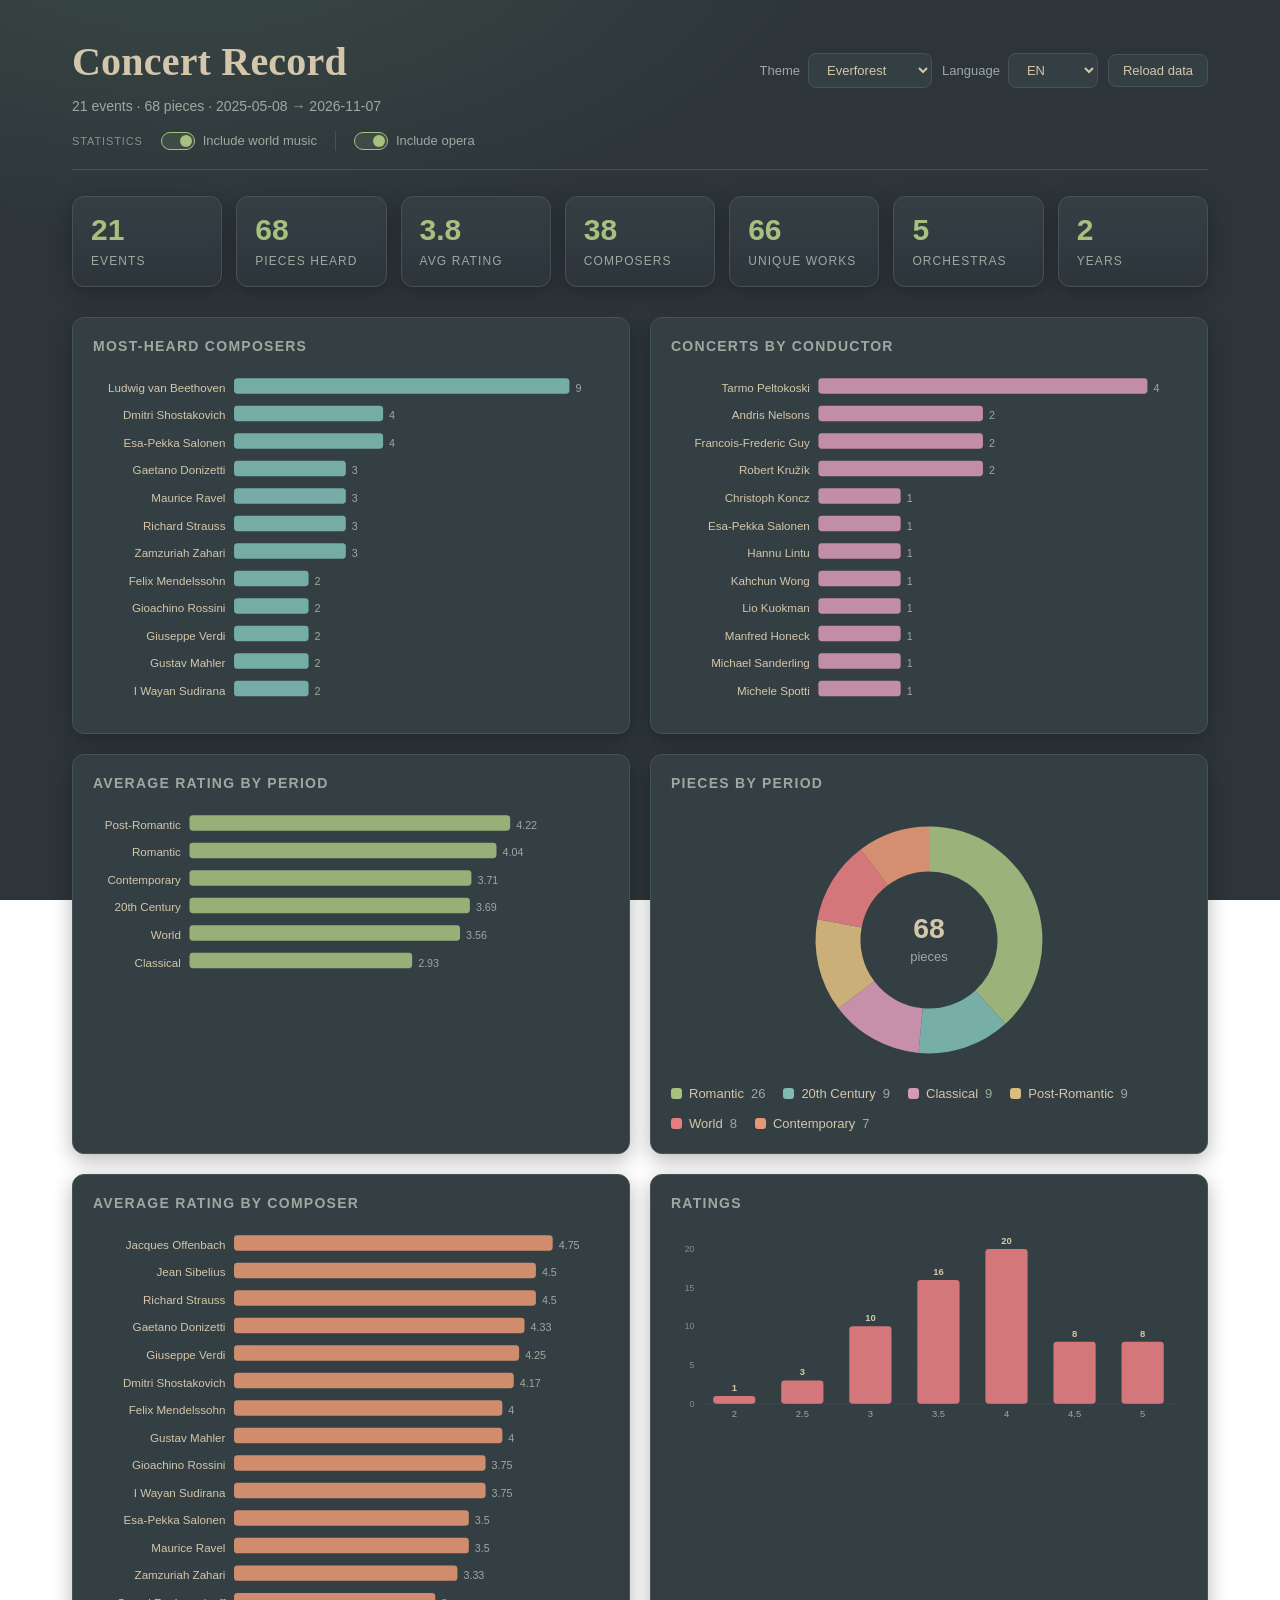
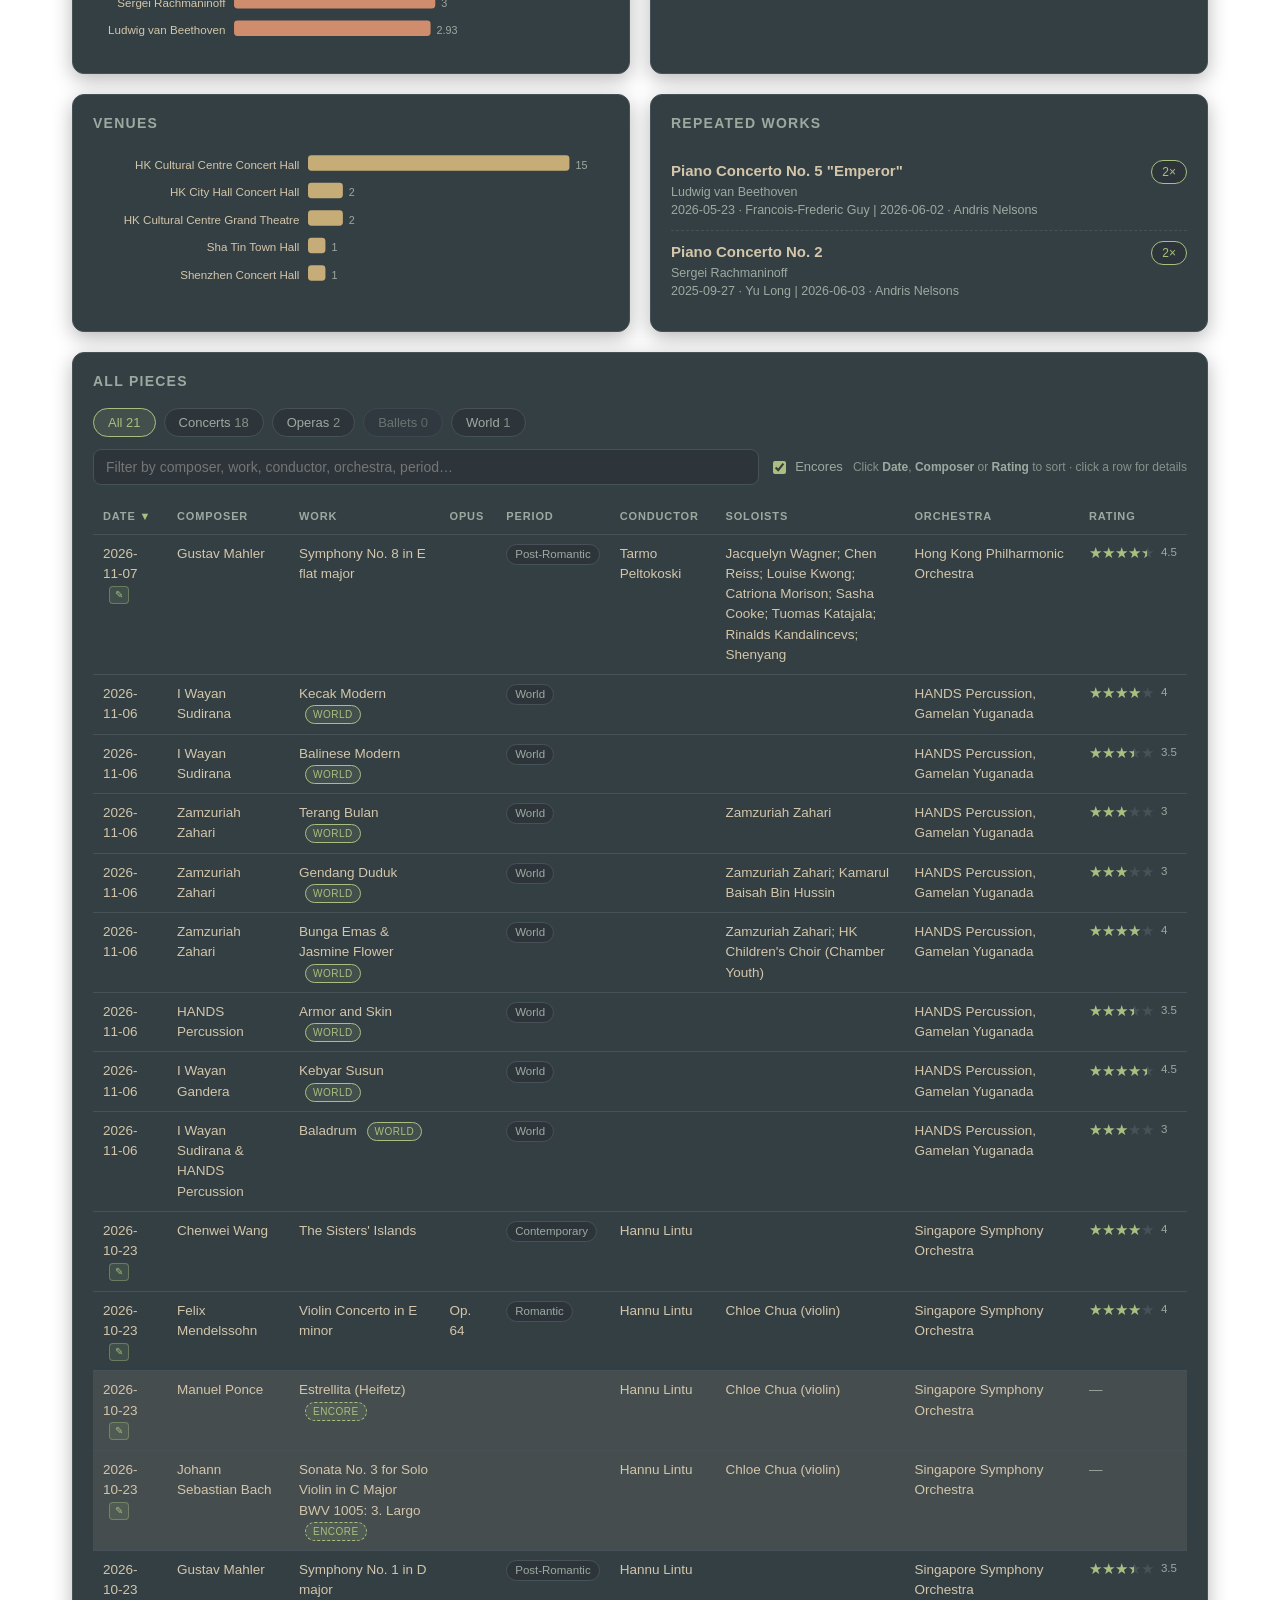
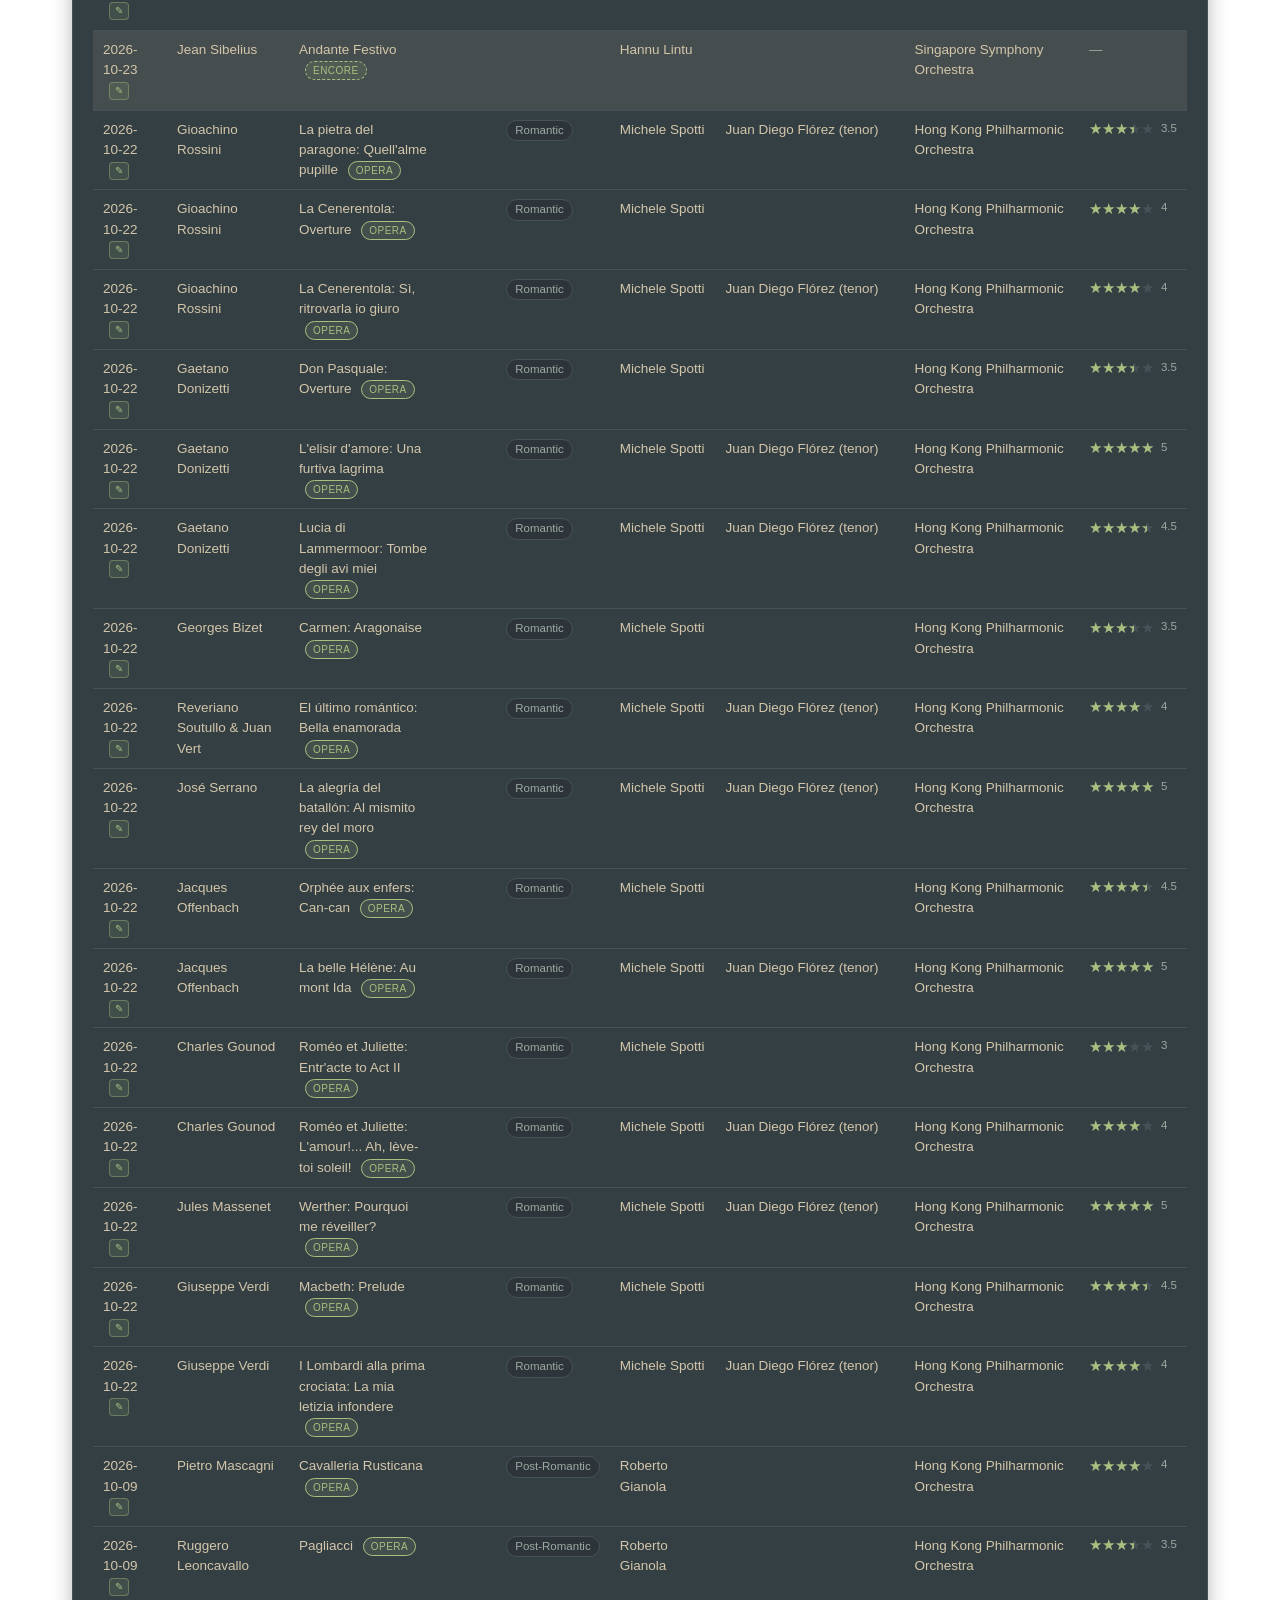
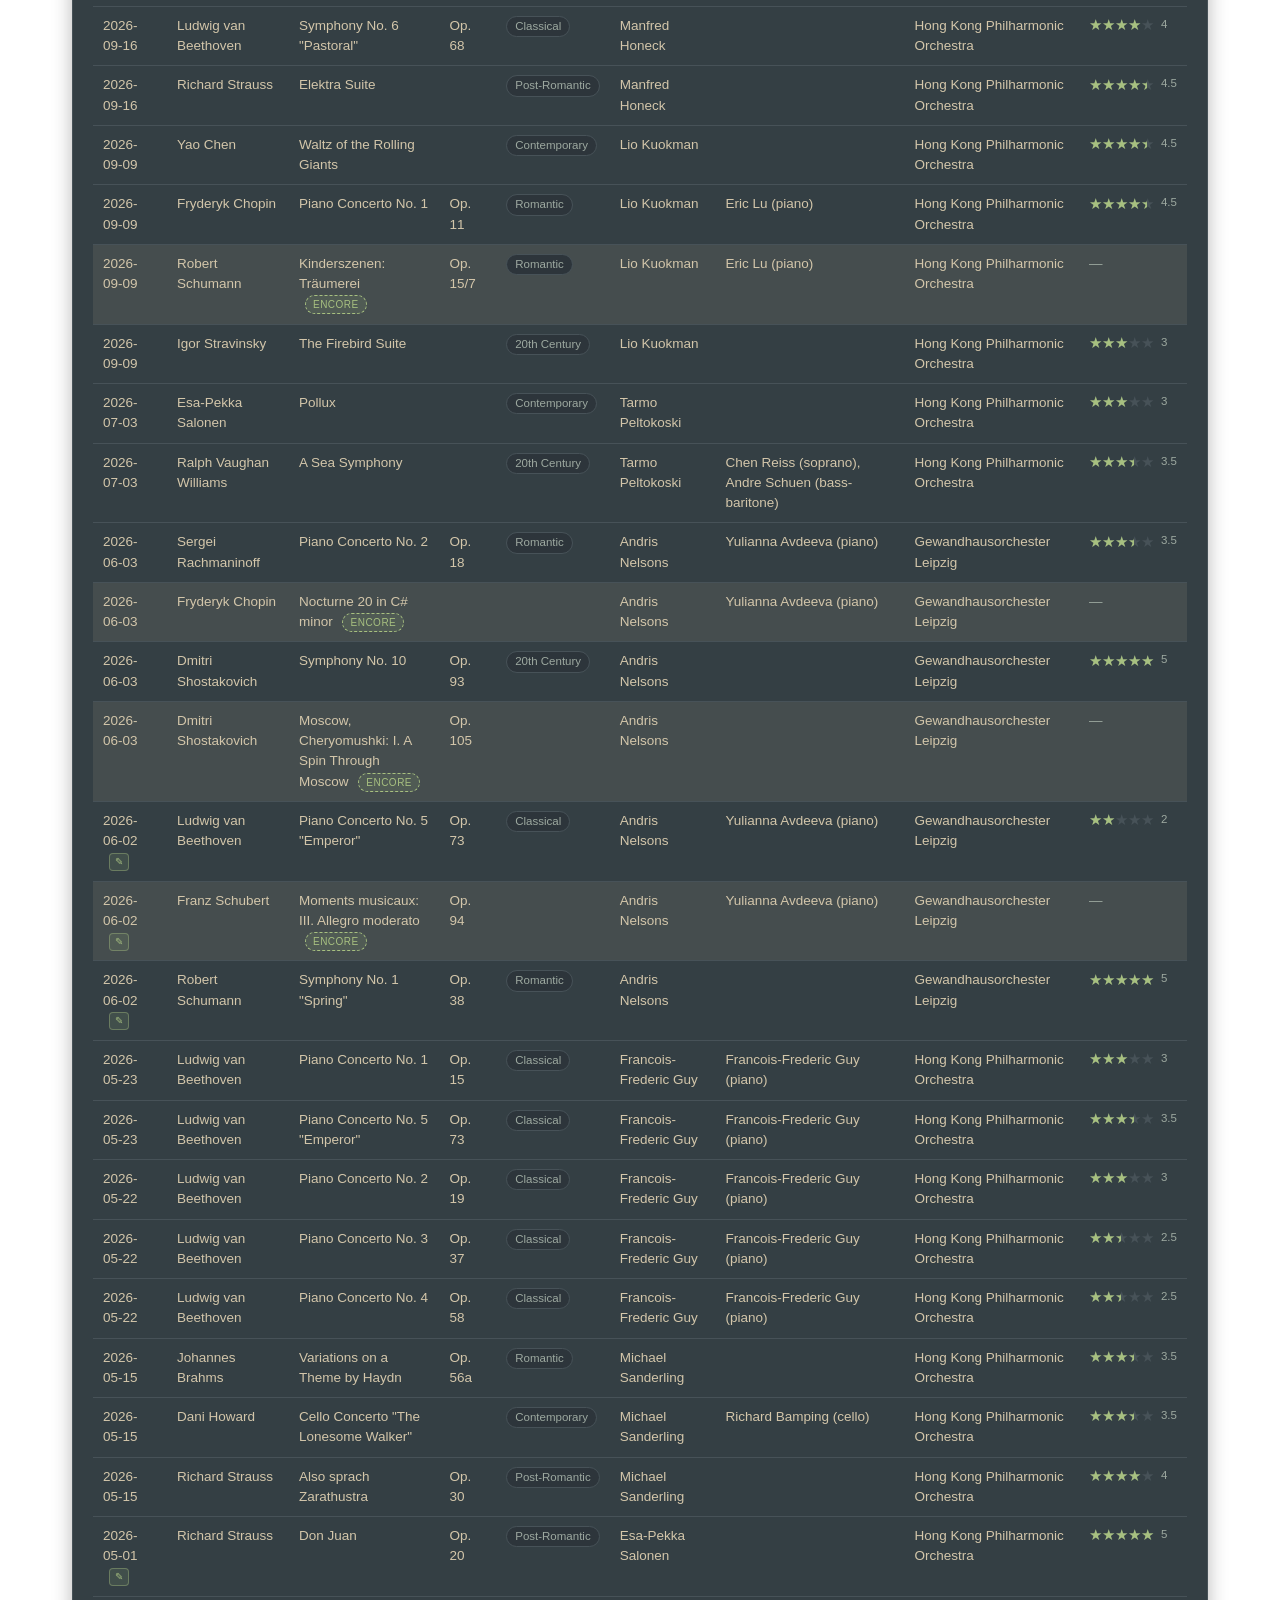
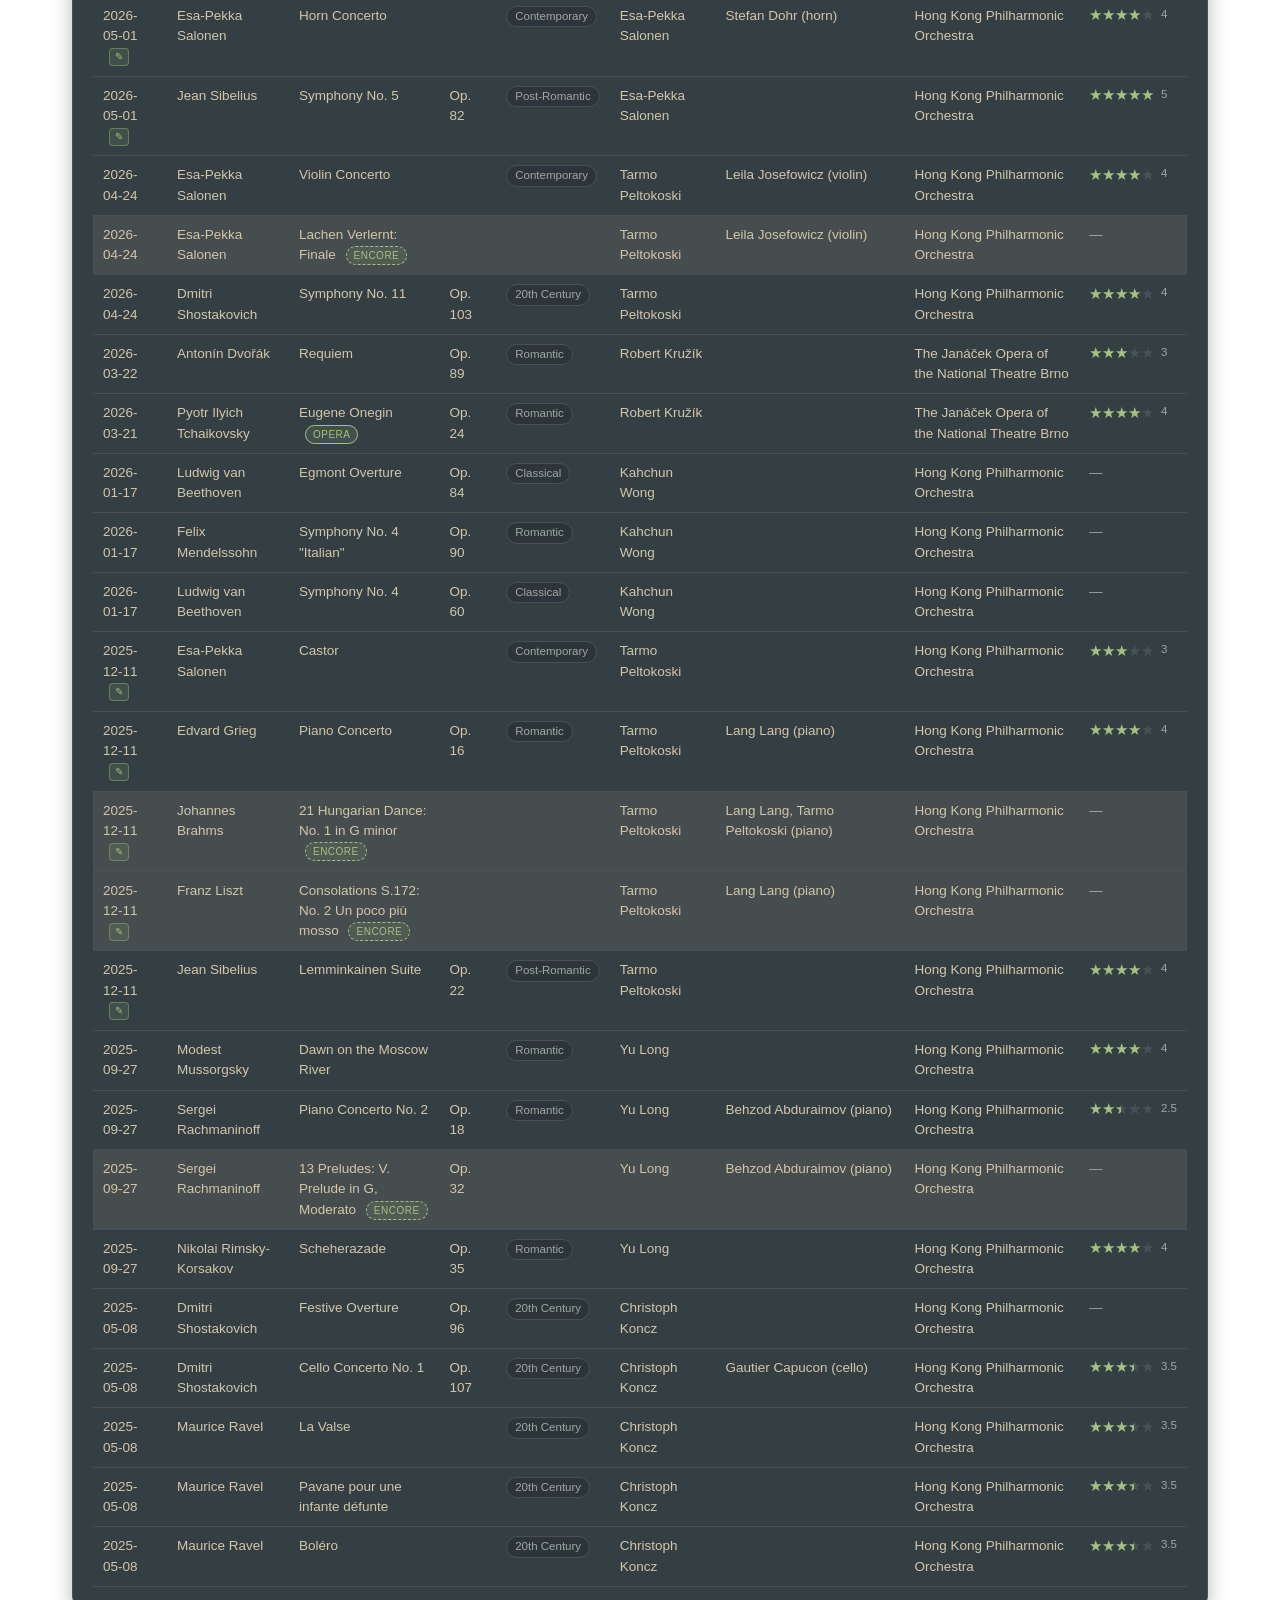
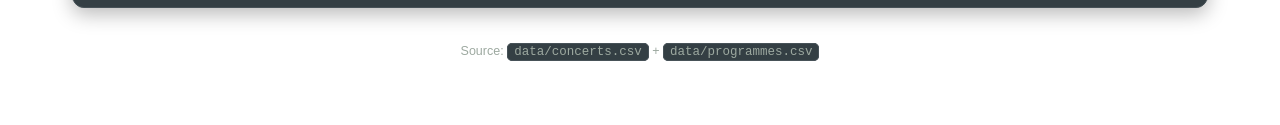
<file: docs/index.html>
<!DOCTYPE html>
<html lang="en" data-theme="everforest">
<head>
<meta charset="UTF-8">
<meta name="viewport" content="width=device-width, initial-scale=1.0">
<meta http-equiv="Cache-Control" content="no-cache, no-store, must-revalidate">
<meta http-equiv="Pragma" content="no-cache">
<meta http-equiv="Expires" content="0">
<title>Concert Record</title>
<link rel="stylesheet" href="css/themes.css?v=20261107j">
<link rel="stylesheet" href="css/styles.css?v=20261107j">
</head>
<body>
<div class="wrap">
  <header class="top">
    <div>
      <h1 data-i18n="app.title">Concert Record</h1>
      <div class="sub" id="subtitle" data-i18n="sub.loading">Loading data&hellip;</div>
    </div>
    <div class="toolbar">
      <label class="themebtn">
        <span data-i18n="theme.label">Theme</span>
        <select id="themeSelect" aria-label="Theme">
          <option value="everforest">Everforest</option>
          <option value="light">Light</option>
          <option value="dark">Dark</option>
          <option value="nord">Nord</option>
          <option value="gruvbox">Gruvbox</option>
        </select>
      </label>
      <label class="themebtn">
        <span data-i18n="lang.label">Language</span>
        <select id="langSelect" aria-label="Language">
          <option value="en">EN</option>
          <option value="zh">&#20013;&#25991;</option>
        </select>
      </label>
      <button id="reloadBtn" data-i18n="btn.reload" data-i18n-title="title.reload" title="Re-fetch the dataset">Reload data</button>
    </div>
    <div class="viewbar">
      <span class="viewbar-label" data-i18n="view.label">Statistics</span>
      <label class="switch" data-i18n-title="title.includeWorld" title="Include world-music events in the statistics">
        <input type="checkbox" id="includeWorld" checked>
        <span class="switch-track" aria-hidden="true"></span>
        <span data-i18n="toggle.includeWorld">Include world music</span>
      </label>
      <label class="switch" data-i18n-title="title.includeOpera" title="Include opera works in the statistics">
        <input type="checkbox" id="composerOpera" checked>
        <span class="switch-track" aria-hidden="true"></span>
        <span data-i18n="toggle.includeOpera">Include opera</span>
      </label>
    </div>
  </header>

  <section class="stats" id="stats"></section>

  <div class="grid">
    <div class="card reveal"><h2 data-i18n="chart.composers">Most-Heard Composers</h2><div id="chartComposer"></div></div>
    <div class="card reveal"><h2 data-i18n="chart.conductors">Concerts by Conductor</h2><div id="chartConductor"></div></div>
  </div>

  <div class="grid">
    <div class="card reveal"><h2 data-i18n="chart.periodRating">Average Rating by Period</h2><div id="chartPeriodRating"></div></div>
    <div class="card reveal"><h2 data-i18n="chart.period">Pieces by Period</h2><div id="chartPeriod"></div></div>
  </div>

  <div class="grid">
    <div class="card reveal"><h2 data-i18n="chart.composerRating">Average Rating by Composer</h2><div id="chartComposerRating"></div></div>
    <div class="card reveal"><h2 data-i18n="chart.ratings">Ratings</h2><div id="chartRating"></div></div>
  </div>

  <div class="grid">
    <div class="card reveal"><h2 data-i18n="chart.venues">Venues</h2><div id="chartVenue"></div></div>
    <div class="card reveal"><h2 data-i18n="chart.repeated">Repeated Works</h2><div id="repeat"></div></div>
  </div>

  <div class="grid wide">
    <div class="card tablecard reveal">
      <h2 data-i18n="chart.allPieces">All Pieces</h2>
      <div class="filters" id="filters"></div>
      <div class="searchrow">
        <input id="search" type="search" data-i18n-placeholder="search.placeholder" placeholder="Filter by composer, work, conductor, orchestra, period&hellip;">
        <label class="encore-toggle" data-i18n-title="title.encores" title="Show or hide encore pieces"><input type="checkbox" id="showEncores" checked> <span data-i18n="toggle.encores">Encores</span></label>
        <span class="sorthint" data-i18n-html="sort.hint">Click <b>Date</b>, <b>Composer</b> or <b>Rating</b> to sort</span>
      </div>
      <div class="tablewrap">
        <table>
          <thead>
            <tr>
              <th data-sort="date" class="sortable" data-i18n="th.date">Date</th>
              <th data-sort="composer" class="sortable" data-i18n="th.composer">Composer</th>
              <th data-i18n="th.work">Work</th><th data-i18n="th.opus">Opus</th>
              <th data-i18n="th.period">Period</th><th data-i18n="th.conductor">Conductor</th><th data-i18n="th.soloists">Soloists</th><th data-i18n="th.orchestra">Orchestra</th>
              <th data-sort="rating" class="sortable" data-i18n="th.rating">Rating</th>
            </tr>
          </thead>
          <tbody id="tbody"></tbody>
        </table>
      </div>
    </div>
  </div>

  <footer>
    <span data-i18n="footer.source">Source</span>: <code>data/concerts.csv</code> + <code>data/programmes.csv</code>
  </footer>
</div>

<div class="overlay" id="overlay">
  <div class="dropbox" id="dropbox">
    <h3 data-i18n="overlay.title">Couldn&rsquo;t load the concert data</h3>
    <p id="overlayMsg" data-i18n="overlay.msg">The dataset could not be fetched.</p>
    <button id="retryBtn" data-i18n="overlay.retry">Retry</button>
    <div class="hint" data-i18n-html="overlay.hint">Start the backend with <code>node server.js</code> (or <code>serve.cmd</code>) and open the URL it prints (usually <code>http://localhost:3000</code>).</div>
  </div>
</div>

<div class="modal" id="detailModal" aria-hidden="true">
  <div class="modal-backdrop" data-close="detail"></div>
  <div class="modal-panel" role="dialog" aria-modal="true">
    <button class="modal-close" id="detailClose" data-i18n-title="detail.close" data-i18n-aria="detail.close" title="Close" aria-label="Close">&times;</button>
    <div id="detailBody"></div>
  </div>
</div>

<script src="js/charts.js?v=20261107j"></script>
<script src="js/i18n.js?v=20261107j"></script>
<script src="js/i18n-data.js?v=20261107j"></script>
<script src="js/markdown.js?v=20261107j"></script>
<script src="js/app.js?v=20261107j"></script>
</body>
</html>
</file>
<file: docs/css/themes.css>
/* =====================================================================
   THEMES
   ---------------------------------------------------------------------
   Each theme is a block of CSS custom properties. To add a new theme:
     1. Copy an existing block below.
     2. Rename the selector, e.g. [data-theme="mytheme"] { ... }
     3. Change the values.
     4. Add an <option value="mytheme">My Theme</option> in index.html.

   Semantic variables used by styles.css:
     --bg-page      page background (solid color or gradient)
     --bg-card      card / panel background
     --bg-card-2    secondary card background (gradients)
     --bg-input     input field background
     --bg-hover     hover background
     --text         primary text
     --text-muted   secondary text
     --text-faint   tertiary text / axis labels
     --accent       primary accent (numbers, links, highlights)
     --accent-soft  translucent accent for hovers / pills
     --border       borders and dividers
     --shadow       card shadow
     --grid-line    chart gridline color
     --font-body    body font stack
     --font-heading heading font stack
     --chart-1..8   chart color palette
   ===================================================================== */

:root {
  --radius: 12px;
}

/* ---------------------------------------------------------------------
   Everforest (default) — original dark design
   --------------------------------------------------------------------- */
:root,
[data-theme="everforest"] {
  --bg-page: radial-gradient(1200px 600px at 15% -10%, #3a4a44 0%, #2d353b 55%);
  --bg-card: #343f44;
  --bg-card-2: #2d353b;
  --bg-input: #2d353b;
  --bg-hover: #3d484d;
  --text: #d3c6aa;
  --text-muted: #9da9a0;
  --text-faint: #859289;
  --accent: #a7c080;
  --accent-soft: rgba(167, 192, 128, 0.12);
  --border: #475258;
  --shadow: 0 6px 20px rgba(0, 0, 0, 0.28);
  --grid-line: #475258;
  --font-body: -apple-system, BlinkMacSystemFont, "Segoe UI", Roboto, Helvetica, Arial, sans-serif;
  --font-heading: "Iowan Old Style", "Palatino Linotype", Palatino, Georgia, serif;

  --chart-1: #a7c080;
  --chart-2: #7fbbb3;
  --chart-3: #d699b6;
  --chart-4: #dbbc7f;
  --chart-5: #e67e80;
  --chart-6: #e69875;
  --chart-7: #83c092;
  --chart-8: #859289;
}

/* ---------------------------------------------------------------------
   Light — clean minimal
   --------------------------------------------------------------------- */
[data-theme="light"] {
  --bg-page: #f7f8fa;
  --bg-card: #ffffff;
  --bg-card-2: #ffffff;
  --bg-input: #ffffff;
  --bg-hover: #f2f4f7;
  --text: #1f2933;
  --text-muted: #6b7280;
  --text-faint: #9aa5b1;
  --accent: #3b82f6;
  --accent-soft: rgba(59, 130, 246, 0.10);
  --border: #e5e7eb;
  --shadow: 0 1px 3px rgba(16, 24, 40, 0.06), 0 1px 2px rgba(16, 24, 40, 0.04);
  --grid-line: #e5e7eb;
  --font-body: "Inter", -apple-system, BlinkMacSystemFont, "Segoe UI", Roboto, sans-serif;
  --font-heading: "Inter", -apple-system, BlinkMacSystemFont, "Segoe UI", Roboto, sans-serif;

  --chart-1: #3b82f6;
  --chart-2: #6366f1;
  --chart-3: #0ea5e9;
  --chart-4: #14b8a6;
  --chart-5: #8b5cf6;
  --chart-6: #f59e0b;
  --chart-7: #ef4444;
  --chart-8: #10b981;
}

/* ---------------------------------------------------------------------
   Dark — neutral slate
   --------------------------------------------------------------------- */
[data-theme="dark"] {
  --bg-page: #0f172a;
  --bg-card: #1e293b;
  --bg-card-2: #1e293b;
  --bg-input: #0f172a;
  --bg-hover: #273449;
  --text: #e2e8f0;
  --text-muted: #94a3b8;
  --text-faint: #64748b;
  --accent: #60a5fa;
  --accent-soft: rgba(96, 165, 250, 0.14);
  --border: #334155;
  --shadow: 0 2px 10px rgba(0, 0, 0, 0.35);
  --grid-line: #334155;
  --font-body: "Inter", -apple-system, BlinkMacSystemFont, "Segoe UI", Roboto, sans-serif;
  --font-heading: "Inter", -apple-system, BlinkMacSystemFont, "Segoe UI", Roboto, sans-serif;

  --chart-1: #60a5fa;
  --chart-2: #818cf8;
  --chart-3: #38bdf8;
  --chart-4: #2dd4bf;
  --chart-5: #a78bfa;
  --chart-6: #fbbf24;
  --chart-7: #f87171;
  --chart-8: #34d399;
}

/* ---------------------------------------------------------------------
   Nord
   --------------------------------------------------------------------- */
[data-theme="nord"] {
  --bg-page: #2e3440;
  --bg-card: #3b4252;
  --bg-card-2: #2e3440;
  --bg-input: #2e3440;
  --bg-hover: #434c5e;
  --text: #eceff4;
  --text-muted: #d8dee9;
  --text-faint: #81a1c1;
  --accent: #88c0d0;
  --accent-soft: rgba(136, 192, 208, 0.14);
  --border: #4c566a;
  --shadow: 0 6px 20px rgba(0, 0, 0, 0.30);
  --grid-line: #4c566a;
  --font-body: -apple-system, BlinkMacSystemFont, "Segoe UI", Roboto, Helvetica, Arial, sans-serif;
  --font-heading: "Iowan Old Style", "Palatino Linotype", Palatino, Georgia, serif;

  --chart-1: #88c0d0;
  --chart-2: #81a1c1;
  --chart-3: #5e81ac;
  --chart-4: #a3be8c;
  --chart-5: #ebcb8b;
  --chart-6: #d08770;
  --chart-7: #bf616a;
  --chart-8: #b48ead;
}

/* ---------------------------------------------------------------------
   Gruvbox
   --------------------------------------------------------------------- */
[data-theme="gruvbox"] {
  --bg-page: radial-gradient(1200px 600px at 15% -10%, #3c3836 0%, #282828 55%);
  --bg-card: #32302f;
  --bg-card-2: #282828;
  --bg-input: #282828;
  --bg-hover: #3c3836;
  --text: #ebdbb2;
  --text-muted: #a89984;
  --text-faint: #928374;
  --accent: #b8bb26;
  --accent-soft: rgba(184, 187, 38, 0.14);
  --border: #504945;
  --shadow: 0 6px 20px rgba(0, 0, 0, 0.32);
  --grid-line: #504945;
  --font-body: -apple-system, BlinkMacSystemFont, "Segoe UI", Roboto, Helvetica, Arial, sans-serif;
  --font-heading: "Iowan Old Style", "Palatino Linotype", Palatino, Georgia, serif;

  --chart-1: #b8bb26;
  --chart-2: #83a598;
  --chart-3: #d3869b;
  --chart-4: #fabd2f;
  --chart-5: #fb4934;
  --chart-6: #fe8019;
  --chart-7: #8ec07c;
  --chart-8: #928374;
}
</file>
<file: docs/css/styles.css>
/* =====================================================================
   LAYOUT & COMPONENTS
   All colors/fonts come from themes.css. Nothing hardcoded here.
   ===================================================================== */

* { box-sizing: border-box; }

html, body { margin: 0; padding: 0; }

body {
  background: var(--bg-page);
  background-attachment: fixed;
  color: var(--text);
  font-family: var(--font-body);
  font-size: 15px;
  line-height: 1.5;
  -webkit-font-smoothing: antialiased;
  transition: background 0.25s ease, color 0.25s ease;
}

.wrap { max-width: 1180px; margin: 0 auto; padding: 32px 22px 64px; }

/* ---------------- header ---------------- */
header.top {
  display: flex;
  flex-wrap: wrap;
  align-items: baseline;
  justify-content: space-between;
  gap: 12px;
  padding-bottom: 18px;
  border-bottom: 1px solid var(--border);
  margin-bottom: 26px;
}

header.top h1 {
  font-family: var(--font-heading);
  font-size: clamp(26px, 4vw, 40px);
  font-weight: 600;
  letter-spacing: 0.2px;
  margin: 0;
  color: var(--text);
}

header.top .sub { color: var(--text-muted); font-size: 14px; margin-top: 4px; }

.toolbar { display: flex; gap: 10px; align-items: center; flex-wrap: wrap; max-width: 100%; }

button, .filebtn, select {
  background: var(--bg-card);
  color: var(--text);
  border: 1px solid var(--border);
  border-radius: 8px;
  padding: 8px 14px;
  font-family: inherit;
  font-size: 13px;
  cursor: pointer;
  transition: background 0.15s ease, border-color 0.15s ease, transform 0.05s ease;
}
button:hover, .filebtn:hover, select:hover {
  background: var(--bg-hover);
  border-color: var(--accent);
}
button:active, .filebtn:active { transform: translateY(1px); }

select { padding-right: 28px; }

.themebtn {
  display: inline-flex;
  align-items: center;
  gap: 8px;
  font-size: 13px;
  color: var(--text-muted);
}

/* ---------------- view options ---------------- */
header.top > .viewbar { flex-basis: 100%; align-self: center; margin-top: 2px; }
.viewbar { display: flex; align-items: center; gap: 10px 18px; flex-wrap: wrap; }
.viewbar-label {
  font-size: 11px;
  letter-spacing: 0.08em;
  text-transform: uppercase;
  color: var(--text-faint);
}
.switch {
  display: inline-flex;
  align-items: center;
  gap: 8px;
  font-size: 13px;
  color: var(--text-muted);
  cursor: pointer;
  user-select: none;
}
.switch input {
  position: absolute;
  opacity: 0;
  width: 0;
  height: 0;
}
.switch-track {
  position: relative;
  flex: none;
  width: 34px;
  height: 18px;
  border-radius: 999px;
  background: var(--bg-card-2);
  border: 1px solid var(--border);
  transition: background 0.15s ease, border-color 0.15s ease;
}
.switch-track::after {
  content: "";
  position: absolute;
  top: 2px;
  left: 2px;
  width: 12px;
  height: 12px;
  border-radius: 50%;
  background: var(--text-faint);
  transition: transform 0.15s ease, background 0.15s ease;
}
.switch:hover .switch-track { border-color: var(--accent); }
.switch input:checked + .switch-track {
  background: var(--accent-soft);
  border-color: var(--accent);
}
.switch input:checked + .switch-track::after {
  transform: translateX(16px);
  background: var(--accent);
}
.switch input:focus-visible + .switch-track {
  outline: 2px solid var(--accent);
  outline-offset: 2px;
}
.switch + .switch { padding-left: 18px; border-left: 1px solid var(--border); }
@media (max-width: 640px) {
  .switch + .switch { padding-left: 0; border-left: 0; }
  header.top .toolbar { flex-basis: 100%; }
}

/* ---------------- stats ---------------- */
.stats {
  display: grid;
  grid-template-columns: repeat(auto-fit, minmax(150px, 1fr));
  gap: 14px;
  margin-bottom: 30px;
}

.stat {
  background: linear-gradient(180deg, var(--bg-card), var(--bg-card-2));
  border: 1px solid var(--border);
  border-radius: var(--radius);
  padding: 16px 18px;
  box-shadow: var(--shadow);
  transition: transform 0.18s ease, border-color 0.18s ease;
}
.stat:hover { transform: translateY(-2px); border-color: var(--accent); }
.stat .n {
  font-size: 30px;
  font-weight: 700;
  line-height: 1.1;
  color: var(--accent);
  font-variant-numeric: tabular-nums;
}
.stat .l {
  font-size: 12px;
  text-transform: uppercase;
  letter-spacing: 0.09em;
  color: var(--text-muted);
  margin-top: 6px;
}
/* ---------------- cards / grid ---------------- */
.grid {
  display: grid;
  grid-template-columns: repeat(auto-fit, minmax(340px, 1fr));
  gap: 20px;
  margin-bottom: 20px;
}
.grid.wide { grid-template-columns: 1fr; }

.card {
  background: var(--bg-card);
  border: 1px solid var(--border);
  border-radius: var(--radius);
  padding: 18px 20px 20px;
  box-shadow: var(--shadow);
  min-width: 0;
  transition: border-color 0.18s ease;
}
.card:hover { border-color: var(--accent); }
.card h2 {
  font-size: 14px;
  font-weight: 600;
  text-transform: uppercase;
  letter-spacing: 0.09em;
  color: var(--text-muted);
  margin: 0 0 16px;
}
.cardhead {
  display: flex;
  align-items: baseline;
  justify-content: space-between;
  gap: 10px;
  margin-bottom: 16px;
  flex-wrap: wrap;
}
.cardhead h2 { margin: 0; }

/* ---------------- svg charts ---------------- */
svg { display: block; width: 100%; height: auto; overflow: visible; }
svg text { font-family: inherit; }

.gridline { stroke: var(--grid-line); }
.axis-text { fill: var(--text-faint); font-size: 10px; }
.cat-label { fill: var(--text-muted); font-size: 11px; }
.bar-value { fill: var(--text); font-size: 11px; font-weight: 600; }
.row-label { fill: var(--text); font-size: 13.5px; }
.row-value { fill: var(--text-muted); font-size: 12.5px; }
.donut-total { fill: var(--text); font-size: 24px; font-weight: 700; }
.donut-caption { fill: var(--text-muted); font-size: 11px; }

.legend { display: flex; flex-wrap: wrap; gap: 10px 18px; margin-top: 14px; }
.legend .item { display: flex; align-items: center; gap: 7px; font-size: 13px; }
.legend .dot { width: 11px; height: 11px; border-radius: 3px; flex: none; }
.legend .v { color: var(--text-muted); font-variant-numeric: tabular-nums; }

/* ---------------- repeated works ---------------- */
.repeat-list { list-style: none; margin: 0; padding: 0; }
.repeat-list li {
  display: flex;
  justify-content: space-between;
  gap: 12px;
  padding: 10px 0;
  border-bottom: 1px dashed var(--border);
}
.repeat-list li:last-child { border-bottom: none; }
.repeat-list .work { min-width: 0; }
.repeat-list .work b { color: var(--text); font-weight: 600; }
.repeat-list .work span { display: block; color: var(--text-muted); font-size: 12.5px; }
.badge {
  flex: none;
  align-self: flex-start;
  background: var(--bg-card-2);
  border: 1px solid var(--accent);
  color: var(--accent);
  border-radius: 999px;
  padding: 2px 10px;
  font-size: 12px;
  font-variant-numeric: tabular-nums;
}

/* ---------------- table ---------------- */
.tablecard { overflow: hidden; }
.filters { display: flex; flex-wrap: wrap; gap: 8px; margin-bottom: 12px; }
.filter {
  background: var(--bg-card-2);
  color: var(--text-muted);
  border: 1px solid var(--border);
  border-radius: 999px;
  padding: 6px 14px;
  font-size: 13px;
  cursor: pointer;
  transition: background 0.15s ease, border-color 0.15s ease, color 0.15s ease;
}
.filter:hover { border-color: var(--accent); color: var(--text); }
.filter.active { background: var(--accent-soft); border-color: var(--accent); color: var(--accent); }
.filter.empty { opacity: 0.5; }
.filter .count { color: var(--text-faint); font-variant-numeric: tabular-nums; }
.filter.active .count { color: var(--accent); }
.searchrow { display: flex; gap: 10px; margin-bottom: 14px; flex-wrap: wrap; }
input[type="search"] {
  flex: 1;
  min-width: 200px;
  background: var(--bg-input);
  border: 1px solid var(--border);
  border-radius: 8px;
  color: var(--text);
  padding: 9px 12px;
  font-family: inherit;
  font-size: 14px;
}
input[type="search"]:focus { outline: none; border-color: var(--accent); }

.tablewrap { overflow-x: auto; }
table { width: 100%; border-collapse: collapse; font-size: 13.5px; }
thead th {
  text-align: left;
  font-size: 11px;
  text-transform: uppercase;
  letter-spacing: 0.08em;
  color: var(--text-muted);
  padding: 9px 10px;
  border-bottom: 1px solid var(--border);
  white-space: nowrap;
  position: sticky;
  top: 0;
  background: var(--bg-card);
}
th.sortable { cursor: pointer; user-select: none; }
th.sortable:hover { color: var(--accent); }
th.sorted-asc::after { content: " \25b2"; color: var(--accent); }
th.sorted-desc::after { content: " \25bc"; color: var(--accent); }
.sorthint { align-self: center; color: var(--text-faint); font-size: 12px; }
.sorthint b { color: var(--text-muted); font-weight: 600; }
.encore-toggle {
  display: inline-flex;
  align-items: center;
  gap: 6px;
  font-size: 13px;
  color: var(--text-muted);
  cursor: pointer;
  user-select: none;
  white-space: nowrap;
}
.encore-toggle input { accent-color: var(--accent); cursor: pointer; }
tbody td { padding: 9px 10px; border-bottom: 1px solid var(--border); vertical-align: top; }
tbody tr { transition: background 0.12s ease; }
tbody tr:hover { background: var(--accent-soft); }
tbody tr.encore-row { background: color-mix(in srgb, var(--text) 10%, transparent); }
tbody tr.encore-row:hover { background: var(--accent-soft); }
.review-mark {
  display: inline-block;
  margin-left: 6px;
  padding: 0 5px;
  border-radius: 4px;
  font-size: 10px;
  line-height: 16px;
  color: var(--accent);
  background: var(--accent-soft);
  border: 1px solid color-mix(in srgb, var(--accent) 40%, transparent);
  vertical-align: middle;
}
td.num, th.num { text-align: right; font-variant-numeric: tabular-nums; }
.pill {
  display: inline-block;
  padding: 1px 8px;
  border-radius: 999px;
  font-size: 11.5px;
  border: 1px solid var(--border);
  background: var(--bg-card-2);
  color: var(--text-muted);
  white-space: nowrap;
}

/* star rating: two stacked rows of stars, the top one clipped to --pct */
.stars {
  position: relative;
  display: inline-block;
  white-space: nowrap;
  font-size: 15px;
  line-height: 1;
}
.stars-bg { color: var(--border); }
.stars-fg {
  position: absolute;
  left: 0;
  top: 0;
  width: var(--pct);
  overflow: hidden;
  white-space: nowrap;
  color: var(--accent);
}
.rating-cell { display: inline-flex; align-items: center; gap: 7px; }
.rating-num { color: var(--text-muted); font-size: 11.5px; font-variant-numeric: tabular-nums; }

.type-badge {
  display: inline-block;
  margin-left: 6px;
  padding: 1px 7px;
  border-radius: 999px;
  font-size: 10px;
  text-transform: uppercase;
  letter-spacing: 0.05em;
  border: 1px solid var(--accent);
  background: var(--accent-soft);
  color: var(--accent);
  vertical-align: middle;
}
.type-badge.encore-badge { border-style: dashed; }

.muted { color: var(--text-muted); }
footer { margin-top: 34px; color: var(--text-muted); font-size: 12.5px; text-align: center; }
footer code {
  background: var(--bg-card);
  border: 1px solid var(--border);
  padding: 1px 6px;
  border-radius: 5px;
}

/* ---------------- drop overlay ---------------- */
.overlay {
  position: fixed;
  inset: 0;
  background: color-mix(in srgb, var(--bg-card-2) 90%, transparent);
  display: none;
  align-items: center;
  justify-content: center;
  padding: 24px;
  z-index: 50;
}
.overlay.show { display: flex; }
.dropbox {
  max-width: 460px;
  width: 100%;
  text-align: center;
  background: var(--bg-card);
  border: 2px dashed var(--border);
  border-radius: 16px;
  padding: 36px 28px;
  box-shadow: var(--shadow);
}
.dropbox.drag { border-color: var(--accent); background: var(--bg-hover); }
.dropbox h3 { margin: 0 0 8px; font-size: 18px; }
.dropbox p { margin: 0 0 18px; color: var(--text-muted); font-size: 13.5px; }
.dropbox .hint { font-size: 12px; color: var(--text-faint); margin-top: 16px; }

/* ---------------- detail modal ---------------- */
.modal {
  position: fixed;
  inset: 0;
  z-index: 60;
  display: none;
  overflow: auto;
  padding: 24px;
}
.modal.show { display: block; }
.modal-backdrop {
  position: fixed;
  inset: 0;
  background: color-mix(in srgb, var(--bg-card-2) 82%, transparent);
}
.modal-panel {
  position: relative;
  max-width: 720px;
  margin: 0 auto;
  background: var(--bg-card);
  border: 1px solid var(--border);
  border-radius: 14px;
  box-shadow: var(--shadow);
  padding: 24px 26px;
}
.modal-close {
  position: absolute;
  top: 12px;
  right: 12px;
  width: 32px;
  height: 32px;
  padding: 0;
  border-radius: 8px;
  font-size: 20px;
  line-height: 1;
}
.detail-head { display: flex; align-items: center; gap: 10px; margin-bottom: 14px; padding-right: 40px; }
.detail-date { font-size: 18px; font-weight: 600; }
.detail-meta {
  display: grid;
  grid-template-columns: max-content 1fr;
  gap: 6px 16px;
  margin: 0 0 6px;
  font-size: 13.5px;
}
.detail-meta dt { color: var(--text-muted); }
.detail-meta dd { margin: 0; }
.detail-h {
  font-size: 12px;
  font-weight: 600;
  text-transform: uppercase;
  letter-spacing: 0.08em;
  color: var(--text-muted);
  margin: 20px 0 8px;
}
.detail-pieces { list-style: none; margin: 0; padding: 0; }
.detail-pieces li { padding: 9px 0; border-bottom: 1px dashed var(--border); }
.detail-pieces li:last-child { border-bottom: none; }
.dp-work { font-weight: 600; }
.dp-comp, .dp-solo, .dp-notes { display: block; color: var(--text-muted); font-size: 12.5px; }
.dp-rating { display: block; margin-top: 4px; }
.detail-review { margin: 0; line-height: 1.65; font-size: 14.5px; }
.detail-review p { margin: 0 0 0.9em; }
.detail-review p:last-child { margin-bottom: 0; }
.detail-review h1, .detail-review h2, .detail-review h3,
.detail-review h4, .detail-review h5, .detail-review h6 { margin: 1em 0 0.35em; line-height: 1.3; }
.detail-review h1 { font-size: 1.35em; }
.detail-review h2 { font-size: 1.2em; }
.detail-review h3 { font-size: 1.08em; }
.detail-review ul, .detail-review ol { margin: 0 0 0.9em; padding-left: 1.35em; }
.detail-review li { margin: 0.15em 0; }
.detail-review blockquote { margin: 0 0 0.9em; padding: 0.4em 0.9em; border-left: 3px solid var(--accent); background: var(--accent-soft); border-radius: 0 6px 6px 0; }
.detail-review code { font-family: ui-monospace, SFMono-Regular, Menlo, Consolas, monospace; font-size: 0.92em; background: var(--bg-card-2); border: 1px solid var(--border); border-radius: 4px; padding: 0.05em 0.3em; }
.detail-review pre { margin: 0 0 0.9em; padding: 0.7em 0.9em; background: var(--bg-card-2); border: 1px solid var(--border); border-radius: 6px; overflow-x: auto; }
.detail-review pre code { border: 0; background: none; padding: 0; }
.detail-review a { color: var(--accent); text-decoration: underline; }
.detail-review hr { border: 0; border-top: 1px solid var(--border); margin: 1em 0; }
body.modal-open { overflow: hidden; }
tbody tr[data-concert-id] { cursor: pointer; }

/* ---------------- motion ---------------- */
.reveal { opacity: 0; transform: translateY(12px); }
.reveal.in { opacity: 1; transform: none; transition: opacity 0.5s ease, transform 0.5s ease; }

@media (prefers-reduced-motion: reduce) {
  .reveal { opacity: 1; transform: none; }
  .stat, .card, tbody tr { transition: none; }
}
</file>
